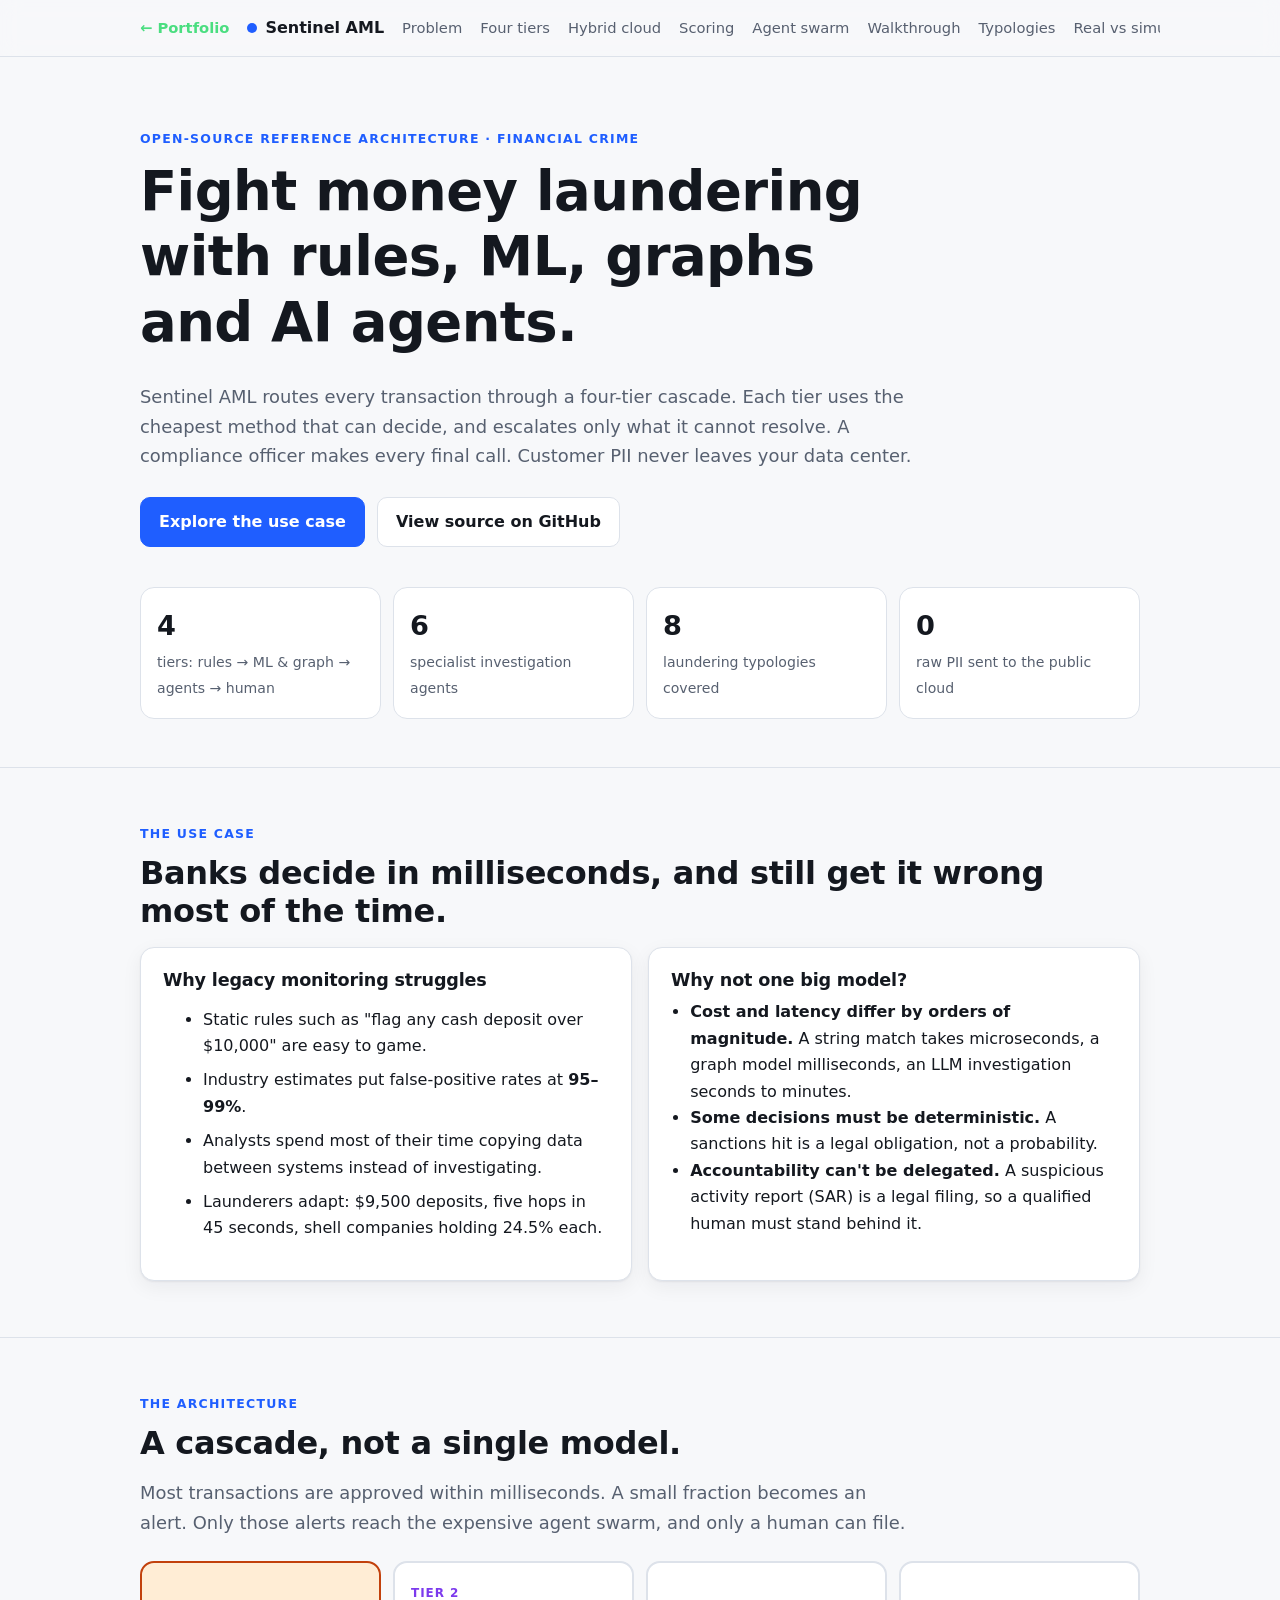
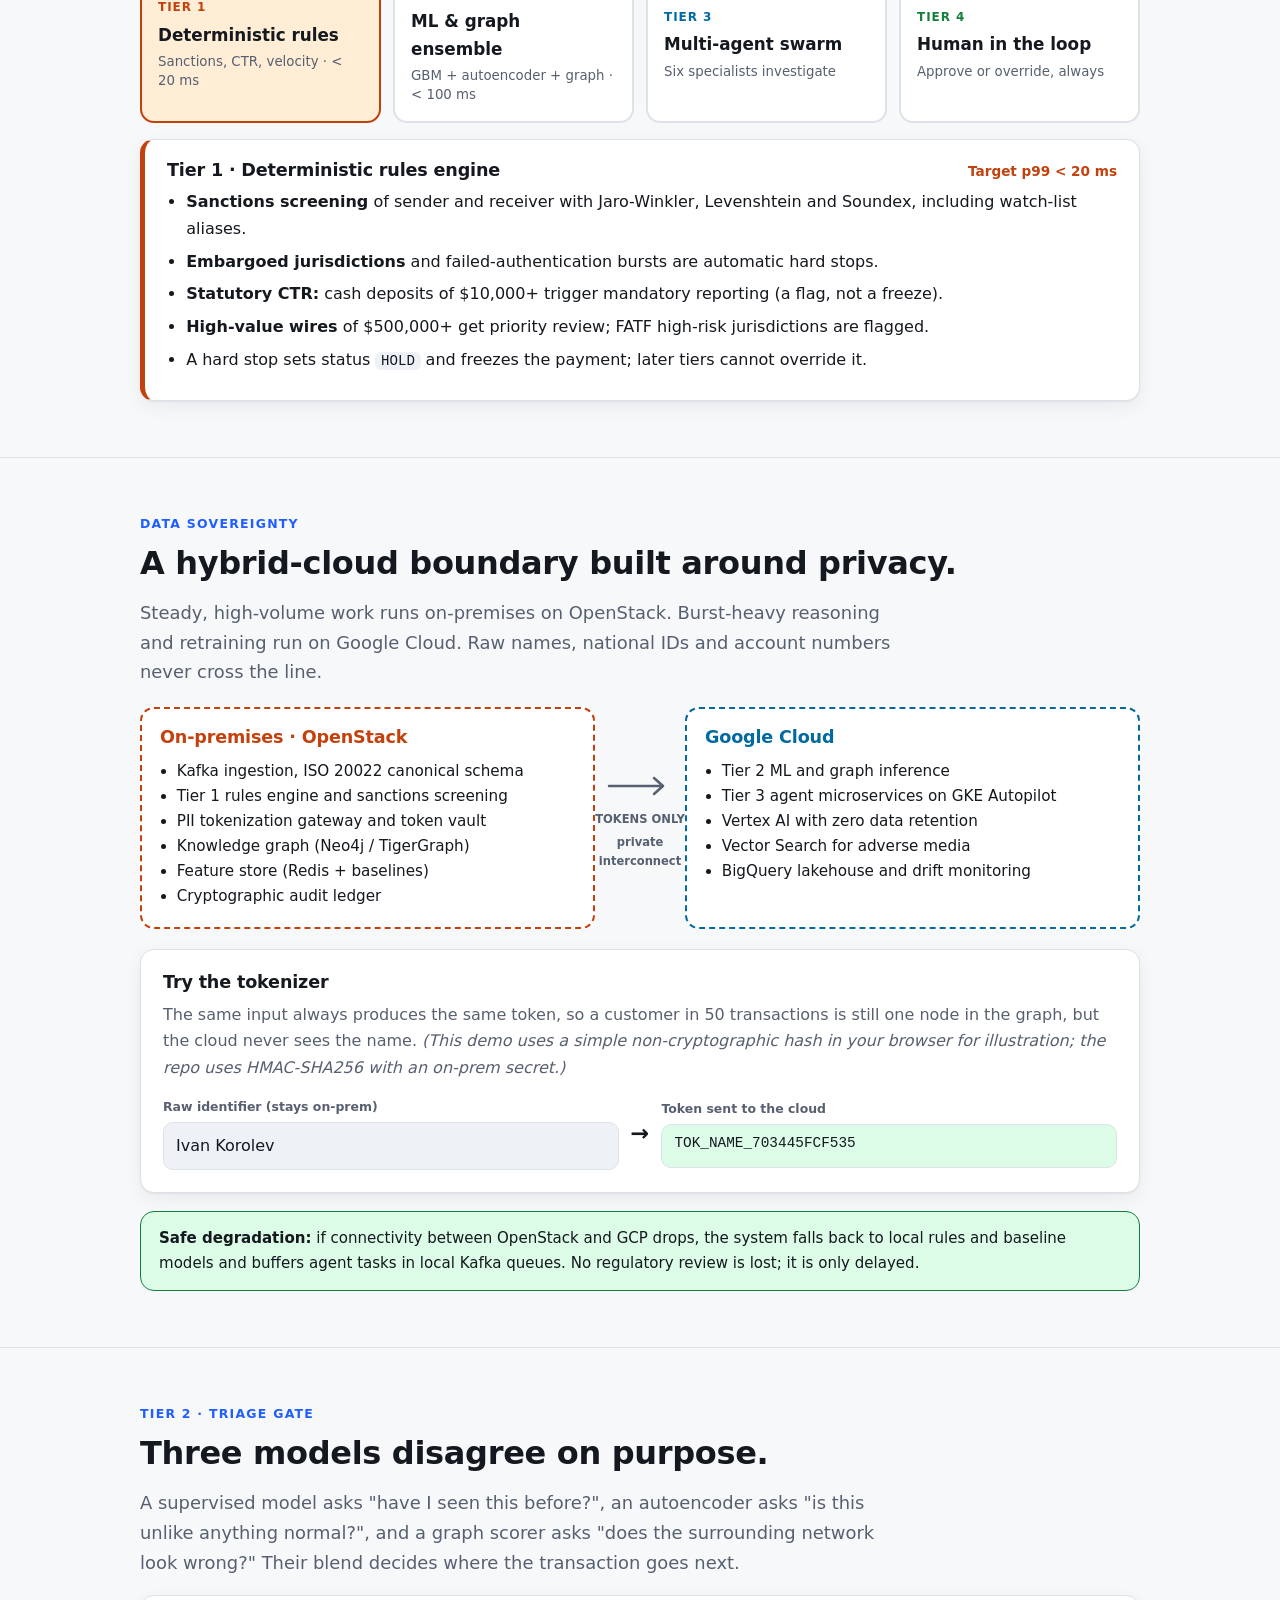
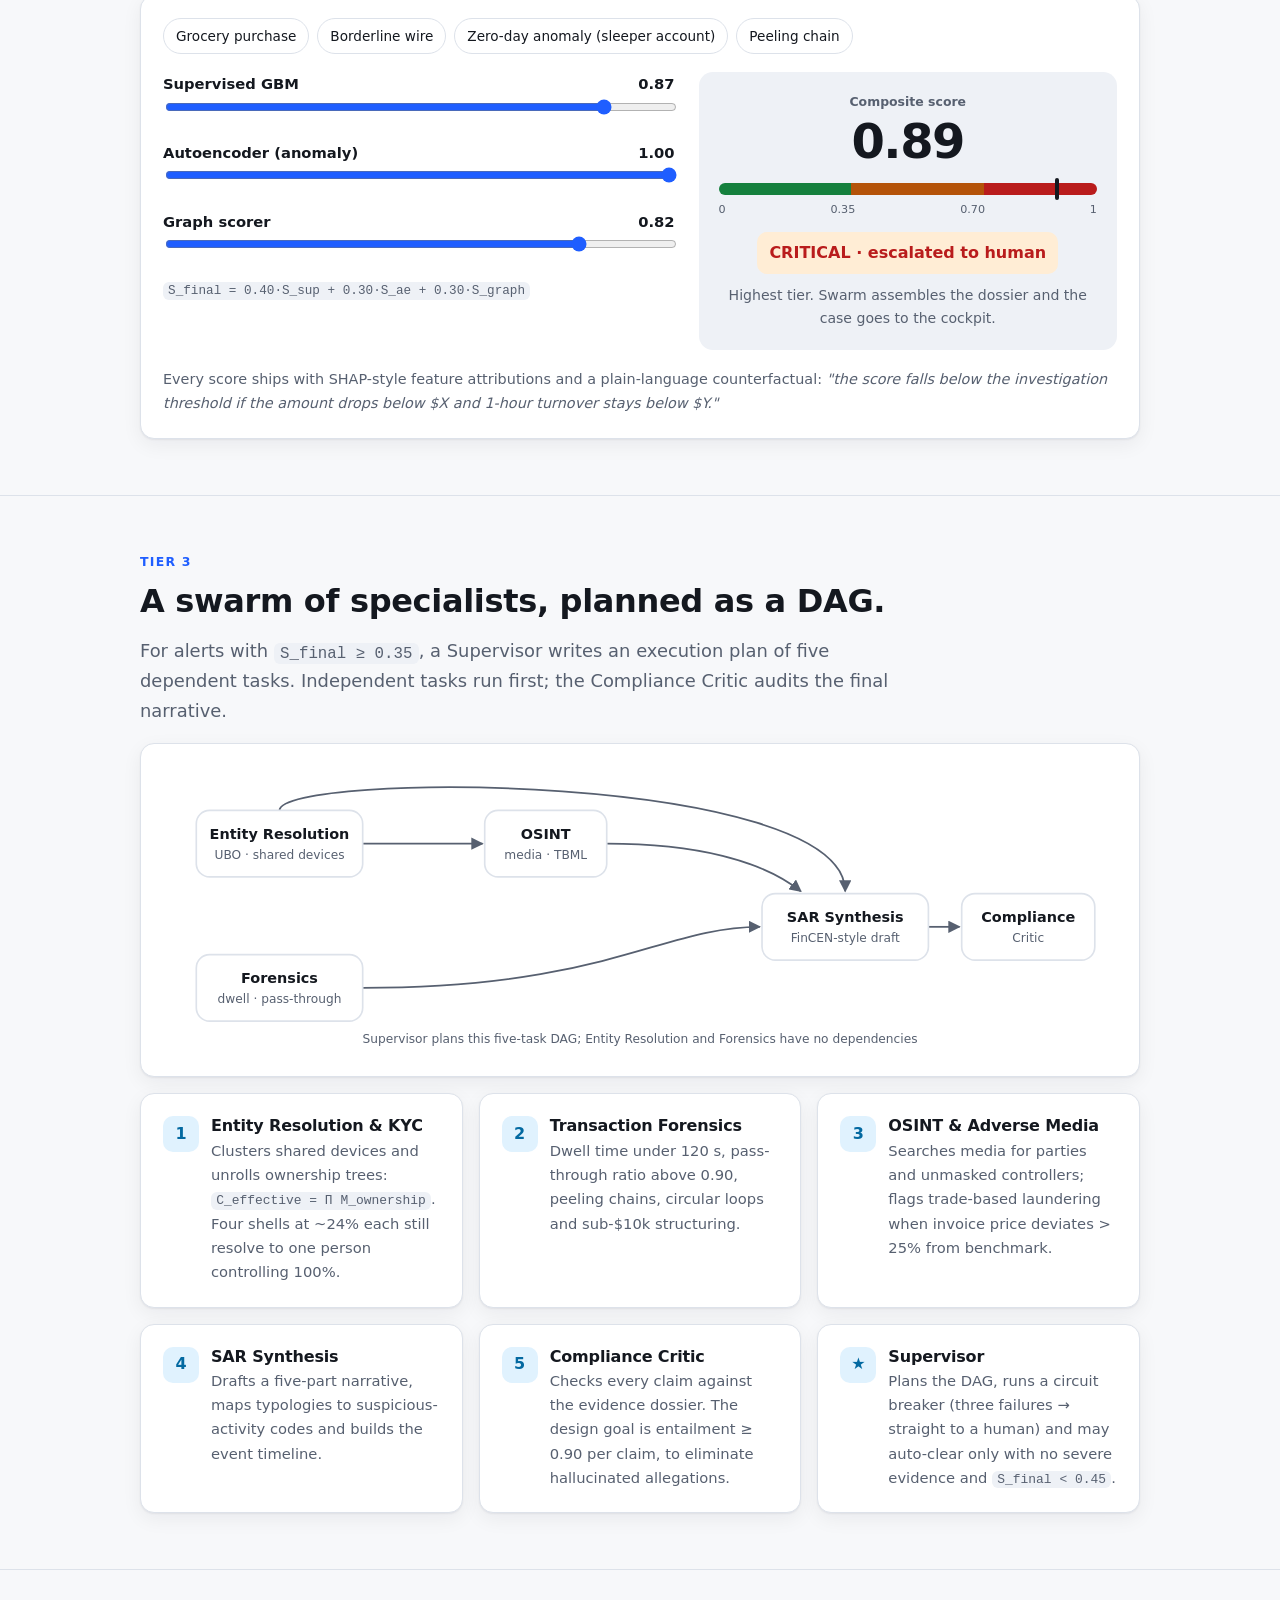
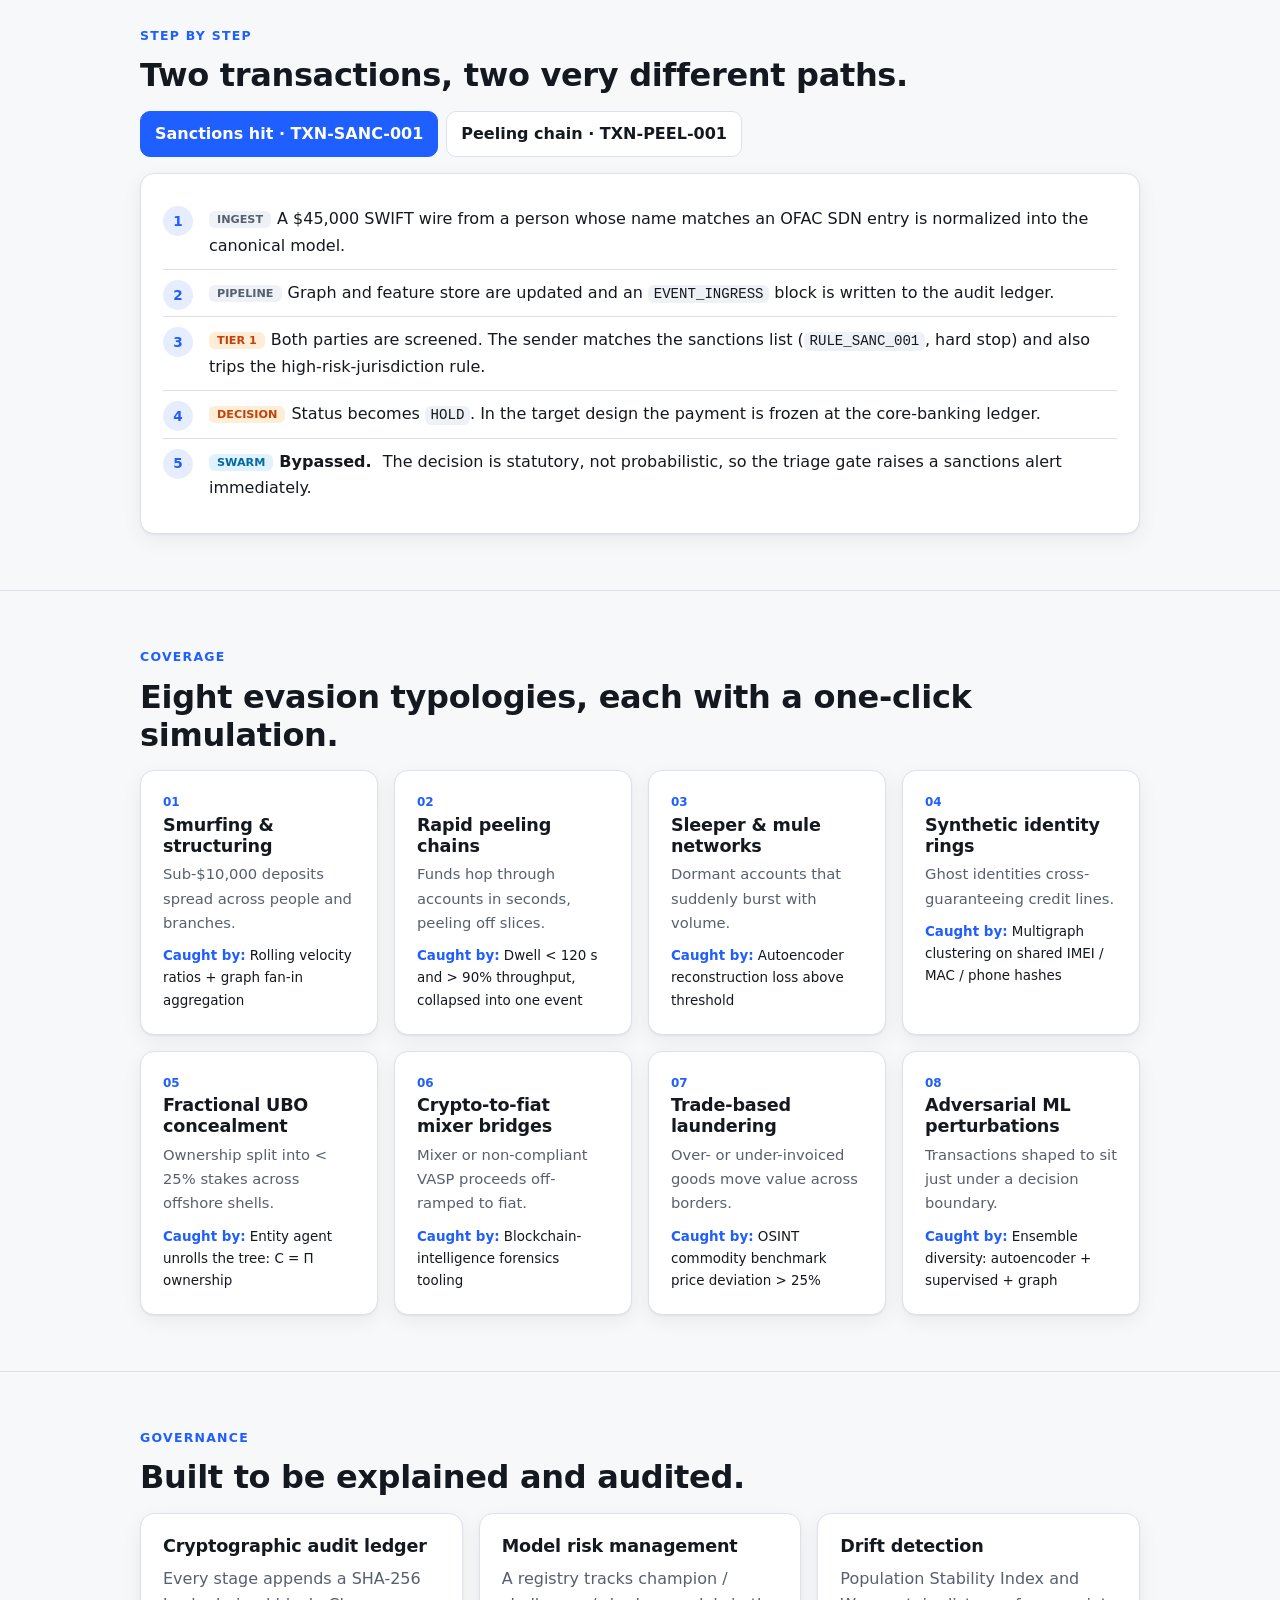
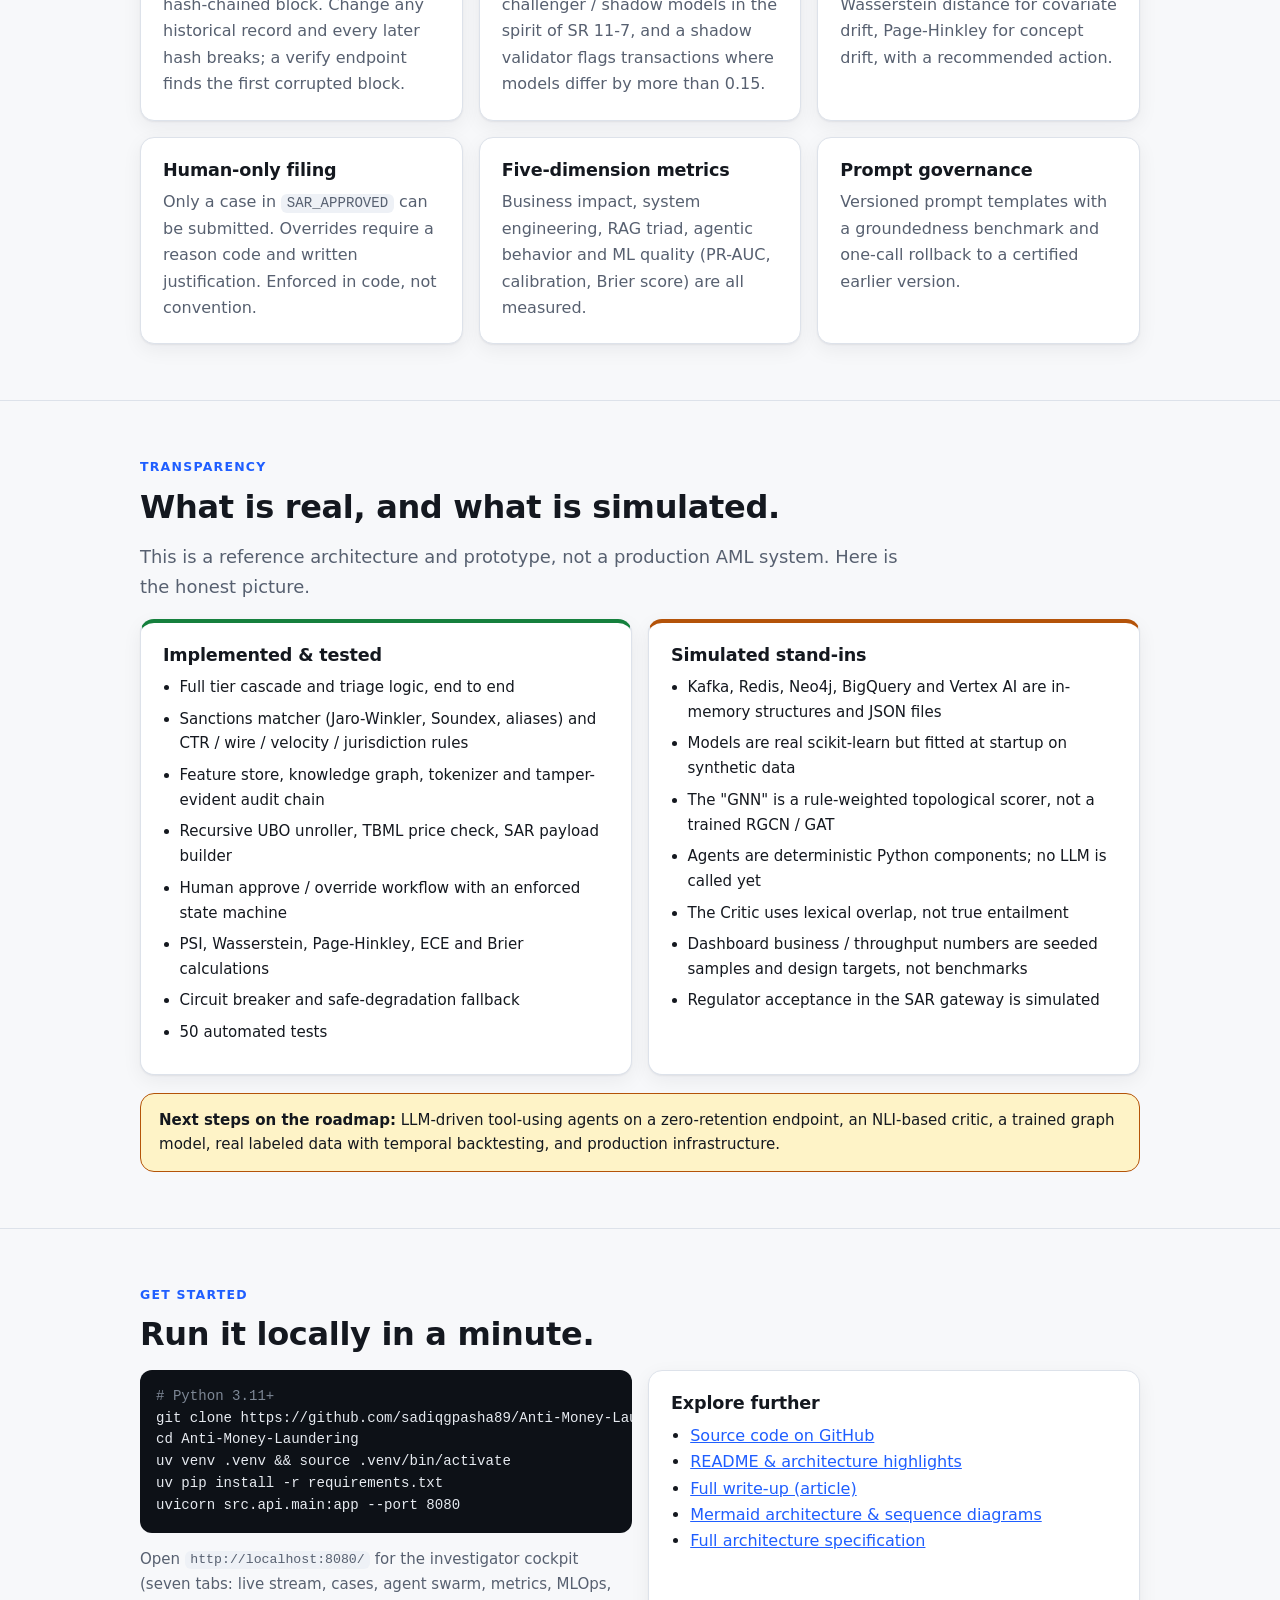
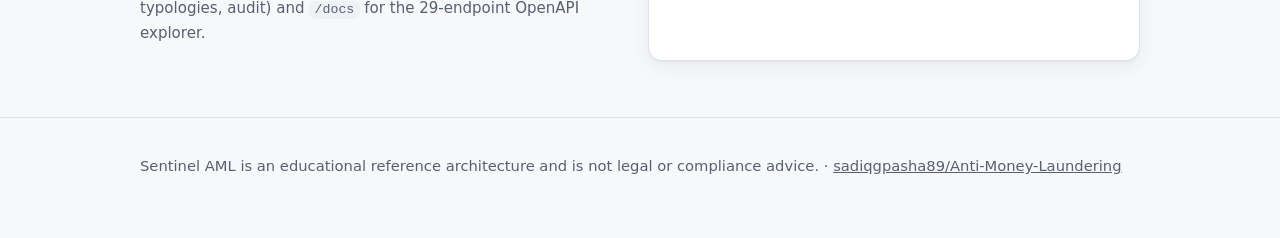
<file: docs/index.html>
<!doctype html>
<html lang="en">
<head>
<meta charset="utf-8">
<meta name="viewport" content="width=device-width, initial-scale=1">
<title>Sentinel AML – Hybrid Anti-Money-Laundering Architecture</title>
<meta name="description" content="Sentinel AML: a four-tier anti-money-laundering reference architecture combining a sub-20 ms rules engine, ML and graph scoring, a six-agent investigation swarm and human sign-off, with a hybrid-cloud design that keeps customer PII on-premises.">
<meta property="og:title" content="Sentinel AML – Hybrid Anti-Money-Laundering Architecture">
<meta property="og:description" content="Rules, ML, graphs and multi-agent investigators, with a human accountable at the end. Explore the use case.">
<meta property="og:type" content="website">
<style>
:root{
  --bg:#f7f8fa; --surface:#ffffff; --surface-2:#eef1f6; --text:#14181f; --muted:#576070;
  --line:#dde2ea; --accent:#1f5eff; --accent-ink:#ffffff; --accent-soft:#e6edff;
  --t1:#c2410c; --t2:#7c3aed; --t3:#0369a1; --t4:#15803d;
  --t1-soft:#ffedd5; --t2-soft:#ede9fe; --t3-soft:#e0f2fe; --t4-soft:#dcfce7;
  --warn:#b45309; --warn-soft:#fef3c7; --danger:#b91c1c;
  --radius:14px; --shadow:0 1px 2px rgba(20,24,31,.06),0 6px 20px rgba(20,24,31,.06);
}
@media (prefers-color-scheme:dark){
  :root{
    --bg:#0d1117; --surface:#161b22; --surface-2:#1e2530; --text:#e6eaf0; --muted:#97a1b0;
    --line:#2b3340; --accent:#6f9bff; --accent-ink:#0d1117; --accent-soft:#1a2a52;
    --t1:#fb923c; --t2:#a78bfa; --t3:#38bdf8; --t4:#4ade80;
    --t1-soft:#3a2312; --t2-soft:#2a2147; --t3-soft:#10303f; --t4-soft:#13321f;
    --warn:#fbbf24; --warn-soft:#3a2d0c; --danger:#f87171;
    --shadow:0 1px 2px rgba(0,0,0,.4),0 6px 20px rgba(0,0,0,.35);
  }
}
*{box-sizing:border-box}
html{scroll-behavior:smooth;scroll-padding-top:72px}
body{margin:0;background:var(--bg);color:var(--text);font:16px/1.65 system-ui,-apple-system,"Segoe UI",Roboto,Helvetica,Arial,sans-serif;-webkit-font-smoothing:antialiased}
a{color:var(--accent)}
code,kbd{font:.88em ui-monospace,SFMono-Regular,Menlo,Consolas,monospace;background:var(--surface-2);padding:.1em .4em;border-radius:6px}
.wrap{max-width:1040px;margin:0 auto;padding:0 20px}
h1,h2,h3{line-height:1.2;margin:0 0 .5em;letter-spacing:-.01em}
h2{font-size:clamp(1.5rem,3vw,2rem);margin-top:0}
h3{font-size:1.1rem}
p{margin:0 0 1em}
.eyebrow{font-size:.78rem;font-weight:700;letter-spacing:.1em;text-transform:uppercase;color:var(--accent);margin-bottom:.6rem}
.lead{font-size:1.12rem;color:var(--muted);max-width:68ch}

/* nav */
nav.top{position:sticky;top:0;z-index:20;background:color-mix(in srgb,var(--bg) 88%,transparent);backdrop-filter:blur(10px);border-bottom:1px solid var(--line)}
nav.top .wrap{display:flex;align-items:center;gap:18px;height:56px;overflow-x:auto;white-space:nowrap;scrollbar-width:none}
nav.top .brand{font-weight:800;color:var(--text);text-decoration:none;display:flex;align-items:center;gap:8px}
nav.top .brand i{width:10px;height:10px;border-radius:50%;background:var(--accent);display:inline-block}
nav.top a.l{color:var(--muted);text-decoration:none;font-size:.92rem}
nav.top a.l:hover{color:var(--text)}
nav.top .gh{margin-left:auto;background:var(--text);color:var(--bg);padding:6px 12px;border-radius:999px;font-size:.85rem;font-weight:600;text-decoration:none}

/* hero */
.hero{padding:72px 0 48px}
.hero h1{font-size:clamp(2rem,5.5vw,3.4rem);max-width:20ch}
.hero .lead{margin:1rem 0 1.6rem}
.btns{display:flex;gap:12px;flex-wrap:wrap}
.btn{display:inline-block;padding:11px 18px;border-radius:10px;font-weight:600;text-decoration:none;border:1px solid var(--line);background:var(--surface);color:var(--text)}
.btn.primary{background:var(--accent);color:var(--accent-ink);border-color:var(--accent)}
.stats{display:grid;grid-template-columns:repeat(auto-fit,minmax(160px,1fr));gap:12px;margin-top:40px}
.stat{background:var(--surface);border:1px solid var(--line);border-radius:var(--radius);padding:16px}
.stat b{display:block;font-size:1.7rem;letter-spacing:-.02em}
.stat span{color:var(--muted);font-size:.88rem}

section{padding:56px 0;border-top:1px solid var(--line)}
.card{background:var(--surface);border:1px solid var(--line);border-radius:var(--radius);padding:22px;box-shadow:var(--shadow)}
.grid{display:grid;gap:16px}
.g2{grid-template-columns:repeat(auto-fit,minmax(300px,1fr))}
.g3{grid-template-columns:repeat(auto-fit,minmax(250px,1fr))}
.g4{grid-template-columns:repeat(auto-fit,minmax(220px,1fr))}

/* problem */
.problem li{margin-bottom:.5em}
.pill{display:inline-block;font-size:.76rem;font-weight:700;padding:2px 10px;border-radius:999px;background:var(--accent-soft);color:var(--accent)}

/* cascade */
.cascade{display:grid;grid-template-columns:repeat(4,1fr);gap:12px;margin:24px 0 16px}
@media(max-width:820px){.cascade{grid-template-columns:1fr 1fr}}
@media(max-width:480px){.cascade{grid-template-columns:1fr}}
.tier{cursor:pointer;text-align:left;border:2px solid var(--line);background:var(--surface);border-radius:var(--radius);padding:16px;font:inherit;color:inherit;transition:transform .15s,border-color .15s}
.tier:hover{transform:translateY(-2px)}
.tier[aria-selected=true]{border-color:var(--c);background:var(--cs)}
.tier .n{font-size:.75rem;font-weight:800;letter-spacing:.08em;color:var(--c)}
.tier b{display:block;font-size:1.05rem;margin:2px 0 4px}
.tier small{color:var(--muted);display:block;line-height:1.4}
.tier.t1{--c:var(--t1);--cs:var(--t1-soft)}.tier.t2{--c:var(--t2);--cs:var(--t2-soft)}
.tier.t3{--c:var(--t3);--cs:var(--t3-soft)}.tier.t4{--c:var(--t4);--cs:var(--t4-soft)}
.panel{border-left:5px solid var(--c);padding:20px 22px}
.panel ul{margin:.3em 0 0;padding-left:1.2em}
.panel li{margin-bottom:.4em}
.sla{float:right;font-weight:700;font-size:.85rem;color:var(--c)}

/* boundary */
.boundary{display:grid;grid-template-columns:1fr 90px 1fr;gap:0;align-items:stretch;margin-top:20px}
@media(max-width:760px){.boundary{grid-template-columns:1fr}.bridge{padding:14px 0}.bridge svg{transform:rotate(90deg);margin:auto}}
.enclave{border:2px dashed var(--line);border-radius:var(--radius);padding:18px;background:var(--surface)}
.enclave.onprem{border-color:var(--t1)}.enclave.cloud{border-color:var(--t3)}
.enclave h3{margin-bottom:.6em}
.enclave ul{margin:0;padding-left:1.1em;font-size:.95rem}
.bridge{display:flex;flex-direction:column;align-items:center;justify-content:center;text-align:center;font-size:.72rem;font-weight:700;color:var(--muted);gap:4px}
.lock{font-weight:700}

.tokdemo{display:grid;grid-template-columns:1fr auto 1fr;gap:12px;align-items:center;margin-top:16px}
@media(max-width:640px){.tokdemo{grid-template-columns:1fr}.tokdemo .arrow{transform:rotate(90deg);justify-self:center}}
.tokdemo input{width:100%;padding:10px 12px;border-radius:10px;border:1px solid var(--line);background:var(--surface-2);color:var(--text);font:inherit}
.tokout{padding:10px 12px;border-radius:10px;border:1px solid var(--line);background:var(--t4-soft);font:.9rem ui-monospace,Menlo,Consolas,monospace;word-break:break-all;min-height:44px}
.label{font-size:.78rem;color:var(--muted);font-weight:600;margin-bottom:4px;display:block}

/* score calc */
.calc{display:grid;grid-template-columns:1.1fr .9fr;gap:24px}
@media(max-width:760px){.calc{grid-template-columns:1fr}}
.slider{margin-bottom:18px}
.slider .row{display:flex;justify-content:space-between;font-weight:600;font-size:.92rem}
.slider input{width:100%;accent-color:var(--accent)}
.result{background:var(--surface-2);border-radius:var(--radius);padding:20px;text-align:center}
.result .score{font-size:3rem;font-weight:800;letter-spacing:-.03em;line-height:1}
.result .route{margin-top:12px;font-weight:700;padding:8px 12px;border-radius:10px;display:inline-block}
.meter{height:12px;border-radius:99px;background:linear-gradient(90deg,var(--t4) 0 35%,var(--warn) 35% 70%,var(--danger) 70% 100%);position:relative;margin:18px 0 6px}
.meter i{position:absolute;top:-5px;width:4px;height:22px;background:var(--text);border-radius:2px;transform:translateX(-2px);transition:left .15s}
.ticks{display:flex;justify-content:space-between;font-size:.7rem;color:var(--muted)}
.presets{display:flex;gap:8px;flex-wrap:wrap;margin-bottom:18px}
.chip{border:1px solid var(--line);background:var(--surface);color:var(--text);border-radius:999px;padding:6px 12px;font:inherit;font-size:.85rem;cursor:pointer}
.chip:hover{border-color:var(--accent)}

/* DAG */
.dag{width:100%;height:auto;display:block}
.dag text{fill:var(--text);font:600 13px system-ui,sans-serif}
.dag .sub{font-weight:400;font-size:11px;fill:var(--muted)}
.dag rect{fill:var(--surface);stroke:var(--line);stroke-width:1.5}
.dag .e{stroke:var(--muted);stroke-width:1.6;fill:none}
.dag marker path{fill:var(--muted)}
.agent{display:flex;gap:12px}
.agent .ic{flex:none;width:36px;height:36px;border-radius:10px;background:var(--t3-soft);color:var(--t3);display:grid;place-items:center;font-weight:800}
.agent h3{margin:0 0 .2em;font-size:1rem}
.agent p{margin:0;color:var(--muted);font-size:.92rem}

/* walkthrough */
.tabs{display:flex;gap:8px;margin-bottom:16px;flex-wrap:wrap}
.tabs button{border:1px solid var(--line);background:var(--surface);color:var(--text);padding:9px 14px;border-radius:10px;font:inherit;font-weight:600;cursor:pointer}
.tabs button[aria-selected=true]{background:var(--accent);color:var(--accent-ink);border-color:var(--accent)}
.steps{list-style:none;margin:0;padding:0;counter-reset:s}
.steps li{counter-increment:s;position:relative;padding:10px 0 10px 46px;border-bottom:1px solid var(--line)}
.steps li:last-child{border-bottom:0}
.steps li::before{content:counter(s);position:absolute;left:0;top:10px;width:30px;height:30px;border-radius:50%;background:var(--accent-soft);color:var(--accent);display:grid;place-items:center;font-weight:700;font-size:.85rem}
.steps li b{display:inline-block;margin-right:6px}
.tag{font-size:.7rem;font-weight:800;padding:2px 8px;border-radius:6px;margin-right:6px;vertical-align:1px}
.tag.t1{background:var(--t1-soft);color:var(--t1)}.tag.t2{background:var(--t2-soft);color:var(--t2)}
.tag.t3{background:var(--t3-soft);color:var(--t3)}.tag.t4{background:var(--t4-soft);color:var(--t4)}
.tag.p{background:var(--surface-2);color:var(--muted)}

/* typologies */
.typ{cursor:default}
.typ .num{font-size:.75rem;font-weight:800;color:var(--accent)}
.typ h3{margin:.1em 0 .3em}
.typ p{color:var(--muted);font-size:.92rem;margin:0}
.typ .catch{margin-top:10px;font-size:.84rem;color:var(--text)}
.typ .catch b{color:var(--accent)}

/* honesty */
.cols{display:grid;grid-template-columns:1fr 1fr;gap:16px}
@media(max-width:760px){.cols{grid-template-columns:1fr}}
.real{border-top:4px solid var(--t4)}.sim{border-top:4px solid var(--warn)}
.cols ul{padding-left:1.1em;margin:.4em 0 0;font-size:.94rem}
.cols li{margin-bottom:.45em}
.notice{background:var(--warn-soft);border:1px solid var(--warn);color:var(--text);border-radius:var(--radius);padding:14px 18px;margin-top:18px;font-size:.94rem}

pre{background:#0d1117;color:#e6eaf0;padding:16px;border-radius:12px;overflow-x:auto;font-size:.88rem;line-height:1.55;margin:0 0 1em}
pre .c{color:#7d8795}
footer{border-top:1px solid var(--line);padding:36px 0 60px;color:var(--muted);font-size:.92rem}
footer a{color:var(--muted)}
.sr{position:absolute;left:-9999px}
@media(prefers-reduced-motion:reduce){*{transition:none!important;scroll-behavior:auto!important}}
</style>
</head>
<body>

<nav class="top" aria-label="Page sections">
  <div class="wrap">
    <a class="l" href="https://sadiqgpasha89.github.io/" title="Return to Sadiq G Pasha Portfolio" style="font-weight:700; color:#4ade80;">← Portfolio</a>
    <a class="brand" href="#top"><i></i>Sentinel AML</a>
    <a class="l" href="#problem">Problem</a>
    <a class="l" href="#cascade">Four tiers</a>
    <a class="l" href="#hybrid">Hybrid cloud</a>
    <a class="l" href="#scoring">Scoring</a>
    <a class="l" href="#swarm">Agent swarm</a>
    <a class="l" href="#walkthrough">Walkthrough</a>
    <a class="l" href="#typologies">Typologies</a>
    <a class="l" href="#honesty">Real vs simulated</a>
    <a class="l" href="#run">Run it</a>
    <a class="gh" href="https://github.com/sadiqgpasha89/Anti-Money-Laundering">GitHub</a>
  </div>
</nav>

<header class="hero" id="top">
  <div class="wrap">
    <div class="eyebrow">Open-source reference architecture · Financial crime</div>
    <h1>Fight money laundering with rules, ML, graphs and AI agents.</h1>
    <p class="lead">Sentinel AML routes every transaction through a four-tier cascade. Each tier uses the cheapest method that can decide, and escalates only what it cannot resolve. A compliance officer makes every final call. Customer PII never leaves your data center.</p>
    <div class="btns">
      <a class="btn primary" href="#cascade">Explore the use case</a>
      <a class="btn" href="https://github.com/sadiqgpasha89/Anti-Money-Laundering">View source on GitHub</a>
    </div>
    <div class="stats">
      <div class="stat"><b>4</b><span>tiers: rules → ML &amp; graph → agents → human</span></div>
      <div class="stat"><b>6</b><span>specialist investigation agents</span></div>
      <div class="stat"><b>8</b><span>laundering typologies covered</span></div>
      <div class="stat"><b>0</b><span>raw PII sent to the public cloud</span></div>
    </div>
  </div>
</header>

<section id="problem">
  <div class="wrap">
    <div class="eyebrow">The use case</div>
    <h2>Banks decide in milliseconds, and still get it wrong most of the time.</h2>
    <div class="grid g2">
      <div class="card problem">
        <h3>Why legacy monitoring struggles</h3>
        <ul>
          <li>Static rules such as "flag any cash deposit over $10,000" are easy to game.</li>
          <li>Industry estimates put false-positive rates at <b>95–99%</b>.</li>
          <li>Analysts spend most of their time copying data between systems instead of investigating.</li>
          <li>Launderers adapt: $9,500 deposits, five hops in 45 seconds, shell companies holding 24.5% each.</li>
        </ul>
      </div>
      <div class="card">
        <h3>Why not one big model?</h3>
        <ul style="padding-left:1.2em;margin:0">
          <li><b>Cost and latency differ by orders of magnitude.</b> A string match takes microseconds, a graph model milliseconds, an LLM investigation seconds to minutes.</li>
          <li><b>Some decisions must be deterministic.</b> A sanctions hit is a legal obligation, not a probability.</li>
          <li><b>Accountability can't be delegated.</b> A suspicious activity report (SAR) is a legal filing, so a qualified human must stand behind it.</li>
        </ul>
      </div>
    </div>
  </div>
</section>

<section id="cascade">
  <div class="wrap">
    <div class="eyebrow">The architecture</div>
    <h2>A cascade, not a single model.</h2>
    <p class="lead">Most transactions are approved within milliseconds. A small fraction becomes an alert. Only those alerts reach the expensive agent swarm, and only a human can file.</p>

    <div class="cascade" role="tablist" aria-label="Defense tiers">
      <button class="tier t1" role="tab" aria-selected="true" data-tier="0"><span class="n">TIER 1</span><b>Deterministic rules</b><small>Sanctions, CTR, velocity · &lt; 20 ms</small></button>
      <button class="tier t2" role="tab" aria-selected="false" data-tier="1"><span class="n">TIER 2</span><b>ML &amp; graph ensemble</b><small>GBM + autoencoder + graph · &lt; 100 ms</small></button>
      <button class="tier t3" role="tab" aria-selected="false" data-tier="2"><span class="n">TIER 3</span><b>Multi-agent swarm</b><small>Six specialists investigate</small></button>
      <button class="tier t4" role="tab" aria-selected="false" data-tier="3"><span class="n">TIER 4</span><b>Human in the loop</b><small>Approve or override, always</small></button>
    </div>
    <div class="card panel" id="tierPanel" role="tabpanel" aria-live="polite"></div>
  </div>
</section>

<section id="hybrid">
  <div class="wrap">
    <div class="eyebrow">Data sovereignty</div>
    <h2>A hybrid-cloud boundary built around privacy.</h2>
    <p class="lead">Steady, high-volume work runs on-premises on OpenStack. Burst-heavy reasoning and retraining run on Google Cloud. Raw names, national IDs and account numbers never cross the line.</p>

    <div class="boundary">
      <div class="enclave onprem">
        <h3 style="color:var(--t1)">On-premises · OpenStack</h3>
        <ul>
          <li>Kafka ingestion, ISO 20022 canonical schema</li>
          <li>Tier 1 rules engine and sanctions screening</li>
          <li>PII tokenization gateway and token vault</li>
          <li>Knowledge graph (Neo4j / TigerGraph)</li>
          <li>Feature store (Redis + baselines)</li>
          <li>Cryptographic audit ledger</li>
        </ul>
      </div>
      <div class="bridge" aria-hidden="true">
        <svg width="70" height="40" viewBox="0 0 70 40"><path d="M4 20h54m0 0-9-8m9 8-9 8" fill="none" stroke="currentColor" stroke-width="2.5" stroke-linecap="round" stroke-linejoin="round"/></svg>
        <span class="lock">TOKENS ONLY</span>
        <span>private interconnect</span>
      </div>
      <div class="enclave cloud">
        <h3 style="color:var(--t3)">Google Cloud</h3>
        <ul>
          <li>Tier 2 ML and graph inference</li>
          <li>Tier 3 agent microservices on GKE Autopilot</li>
          <li>Vertex AI with zero data retention</li>
          <li>Vector Search for adverse media</li>
          <li>BigQuery lakehouse and drift monitoring</li>
        </ul>
      </div>
    </div>

    <div class="card" style="margin-top:20px">
      <h3>Try the tokenizer</h3>
      <p style="color:var(--muted);margin-bottom:6px">The same input always produces the same token, so a customer in 50 transactions is still one node in the graph, but the cloud never sees the name. <i>(This demo uses a simple non-cryptographic hash in your browser for illustration; the repo uses HMAC-SHA256 with an on-prem secret.)</i></p>
      <div class="tokdemo">
        <div><label class="label" for="pii">Raw identifier (stays on-prem)</label><input id="pii" value="Ivan Korolev" autocomplete="off"></div>
        <div class="arrow" aria-hidden="true" style="font-weight:800;font-size:1.4rem">→</div>
        <div><span class="label">Token sent to the cloud</span><div class="tokout" id="tok" aria-live="polite"></div></div>
      </div>
    </div>

    <div class="notice" style="background:var(--t4-soft);border-color:var(--t4)">
      <b>Safe degradation:</b> if connectivity between OpenStack and GCP drops, the system falls back to local rules and baseline models and buffers agent tasks in local Kafka queues. No regulatory review is lost; it is only delayed.
    </div>
  </div>
</section>

<section id="scoring">
  <div class="wrap">
    <div class="eyebrow">Tier 2 · Triage gate</div>
    <h2>Three models disagree on purpose.</h2>
    <p class="lead">A supervised model asks "have I seen this before?", an autoencoder asks "is this unlike anything normal?", and a graph scorer asks "does the surrounding network look wrong?" Their blend decides where the transaction goes next.</p>

    <div class="card">
      <div class="presets" aria-label="Example scenarios">
        <button class="chip" data-p="0.05,0.10,0.05">Grocery purchase</button>
        <button class="chip" data-p="0.55,0.40,0.20">Borderline wire</button>
        <button class="chip" data-p="0.50,1.00,0.05">Zero-day anomaly (sleeper account)</button>
        <button class="chip" data-p="0.87,1.00,0.82">Peeling chain</button>
      </div>
      <div class="calc">
        <div>
          <div class="slider"><div class="row"><label for="s1">Supervised GBM</label><span id="v1"></span></div><input id="s1" type="range" min="0" max="1" step="0.01" value="0.87"></div>
          <div class="slider"><div class="row"><label for="s2">Autoencoder (anomaly)</label><span id="v2"></span></div><input id="s2" type="range" min="0" max="1" step="0.01" value="1"></div>
          <div class="slider"><div class="row"><label for="s3">Graph scorer</label><span id="v3"></span></div><input id="s3" type="range" min="0" max="1" step="0.01" value="0.82"></div>
          <p style="color:var(--muted);font-size:.9rem;margin:0"><code>S_final = 0.40·S_sup + 0.30·S_ae + 0.30·S_graph</code></p>
        </div>
        <div class="result">
          <div class="label">Composite score</div>
          <div class="score" id="final">0.89</div>
          <div class="meter"><i id="needle"></i></div>
          <div class="ticks"><span>0</span><span>0.35</span><span>0.70</span><span>1</span></div>
          <div class="route" id="route"></div>
          <p id="routeNote" style="color:var(--muted);font-size:.88rem;margin:10px 0 0"></p>
        </div>
      </div>
      <p style="color:var(--muted);font-size:.9rem;margin:18px 0 0">Every score ships with SHAP-style feature attributions and a plain-language counterfactual: <i>"the score falls below the investigation threshold if the amount drops below $X and 1-hour turnover stays below $Y."</i></p>
    </div>
  </div>
</section>

<section id="swarm">
  <div class="wrap">
    <div class="eyebrow">Tier 3</div>
    <h2>A swarm of specialists, planned as a DAG.</h2>
    <p class="lead">For alerts with <code>S_final ≥ 0.35</code>, a Supervisor writes an execution plan of five dependent tasks. Independent tasks run first; the Compliance Critic audits the final narrative.</p>

    <div class="card" style="margin-bottom:16px">
      <svg class="dag" viewBox="0 -10 860 260" role="img" aria-label="Task graph: Entity Resolution and Forensics run first; OSINT depends on Entity Resolution; SAR Synthesis depends on all three; Compliance Critic audits SAR Synthesis.">
        <defs><marker id="ah" viewBox="0 0 10 10" refX="9" refY="5" markerWidth="7" markerHeight="7" orient="auto"><path d="M0 0 10 5 0 10z"/></marker></defs>
        <path class="e" d="M180 60 L288 60" marker-end="url(#ah)"/>
        <path class="e" d="M400 60 C480 60 540 75 575 103" marker-end="url(#ah)"/>
        <path class="e" d="M105 30 C105 -5 615 -5 615 103" marker-end="url(#ah)"/>
        <path class="e" d="M180 190 C400 190 450 135 538 135" marker-end="url(#ah)"/>
        <path class="e" d="M690 135 L718 135" marker-end="url(#ah)"/>
        <rect x="30" y="30" width="150" height="60" rx="12"/><text x="105" y="56" text-anchor="middle">Entity Resolution</text><text class="sub" x="105" y="74" text-anchor="middle">UBO · shared devices</text>
        <rect x="290" y="30" width="110" height="60" rx="12"/><text x="345" y="56" text-anchor="middle">OSINT</text><text class="sub" x="345" y="74" text-anchor="middle">media · TBML</text>
        <rect x="30" y="160" width="150" height="60" rx="12"/><text x="105" y="186" text-anchor="middle">Forensics</text><text class="sub" x="105" y="204" text-anchor="middle">dwell · pass-through</text>
        <rect x="540" y="105" width="150" height="60" rx="12"/><text x="615" y="131" text-anchor="middle">SAR Synthesis</text><text class="sub" x="615" y="149" text-anchor="middle">FinCEN-style draft</text>
        <rect x="720" y="105" width="120" height="60" rx="12"/><text x="780" y="131" text-anchor="middle">Compliance</text><text class="sub" x="780" y="149" text-anchor="middle">Critic</text>
        <text class="sub" x="430" y="240" text-anchor="middle">Supervisor plans this five-task DAG; Entity Resolution and Forensics have no dependencies</text>
      </svg>
    </div>

    <div class="grid g3">
      <div class="card agent"><div class="ic">1</div><div><h3>Entity Resolution &amp; KYC</h3><p>Clusters shared devices and unrolls ownership trees: <code>C_effective = Π M_ownership</code>. Four shells at ~24% each still resolve to one person controlling 100%.</p></div></div>
      <div class="card agent"><div class="ic">2</div><div><h3>Transaction Forensics</h3><p>Dwell time under 120 s, pass-through ratio above 0.90, peeling chains, circular loops and sub-$10k structuring.</p></div></div>
      <div class="card agent"><div class="ic">3</div><div><h3>OSINT &amp; Adverse Media</h3><p>Searches media for parties and unmasked controllers; flags trade-based laundering when invoice price deviates &gt; 25% from benchmark.</p></div></div>
      <div class="card agent"><div class="ic">4</div><div><h3>SAR Synthesis</h3><p>Drafts a five-part narrative, maps typologies to suspicious-activity codes and builds the event timeline.</p></div></div>
      <div class="card agent"><div class="ic">5</div><div><h3>Compliance Critic</h3><p>Checks every claim against the evidence dossier. The design goal is entailment ≥ 0.90 per claim, to eliminate hallucinated allegations.</p></div></div>
      <div class="card agent"><div class="ic">★</div><div><h3>Supervisor</h3><p>Plans the DAG, runs a circuit breaker (three failures → straight to a human) and may auto-clear only with no severe evidence and <code>S_final &lt; 0.45</code>.</p></div></div>
    </div>
  </div>
</section>

<section id="walkthrough">
  <div class="wrap">
    <div class="eyebrow">Step by step</div>
    <h2>Two transactions, two very different paths.</h2>
    <div class="tabs" role="tablist" aria-label="Walkthrough scenarios">
      <button role="tab" aria-selected="true" data-w="0">Sanctions hit · TXN-SANC-001</button>
      <button role="tab" aria-selected="false" data-w="1">Peeling chain · TXN-PEEL-001</button>
    </div>
    <div class="card"><ol class="steps" id="steps" aria-live="polite"></ol></div>
  </div>
</section>

<section id="typologies">
  <div class="wrap">
    <div class="eyebrow">Coverage</div>
    <h2>Eight evasion typologies, each with a one-click simulation.</h2>
    <div class="grid g4" id="typGrid"></div>
  </div>
</section>

<section id="governance">
  <div class="wrap">
    <div class="eyebrow">Governance</div>
    <h2>Built to be explained and audited.</h2>
    <div class="grid g3">
      <div class="card"><h3>Cryptographic audit ledger</h3><p style="color:var(--muted);margin:0">Every stage appends a SHA-256 hash-chained block. Change any historical record and every later hash breaks; a verify endpoint finds the first corrupted block.</p></div>
      <div class="card"><h3>Model risk management</h3><p style="color:var(--muted);margin:0">A registry tracks champion / challenger / shadow models in the spirit of SR 11-7, and a shadow validator flags transactions where models differ by more than 0.15.</p></div>
      <div class="card"><h3>Drift detection</h3><p style="color:var(--muted);margin:0">Population Stability Index and Wasserstein distance for covariate drift, Page-Hinkley for concept drift, with a recommended action.</p></div>
      <div class="card"><h3>Human-only filing</h3><p style="color:var(--muted);margin:0">Only a case in <code>SAR_APPROVED</code> can be submitted. Overrides require a reason code and written justification. Enforced in code, not convention.</p></div>
      <div class="card"><h3>Five-dimension metrics</h3><p style="color:var(--muted);margin:0">Business impact, system engineering, RAG triad, agentic behavior and ML quality (PR-AUC, calibration, Brier score) are all measured.</p></div>
      <div class="card"><h3>Prompt governance</h3><p style="color:var(--muted);margin:0">Versioned prompt templates with a groundedness benchmark and one-call rollback to a certified earlier version.</p></div>
    </div>
  </div>
</section>

<section id="honesty">
  <div class="wrap">
    <div class="eyebrow">Transparency</div>
    <h2>What is real, and what is simulated.</h2>
    <p class="lead">This is a reference architecture and prototype, not a production AML system. Here is the honest picture.</p>
    <div class="cols">
      <div class="card real">
        <h3>Implemented &amp; tested</h3>
        <ul>
          <li>Full tier cascade and triage logic, end to end</li>
          <li>Sanctions matcher (Jaro-Winkler, Soundex, aliases) and CTR / wire / velocity / jurisdiction rules</li>
          <li>Feature store, knowledge graph, tokenizer and tamper-evident audit chain</li>
          <li>Recursive UBO unroller, TBML price check, SAR payload builder</li>
          <li>Human approve / override workflow with an enforced state machine</li>
          <li>PSI, Wasserstein, Page-Hinkley, ECE and Brier calculations</li>
          <li>Circuit breaker and safe-degradation fallback</li>
          <li>50 automated tests</li>
        </ul>
      </div>
      <div class="card sim">
        <h3>Simulated stand-ins</h3>
        <ul>
          <li>Kafka, Redis, Neo4j, BigQuery and Vertex AI are in-memory structures and JSON files</li>
          <li>Models are real scikit-learn but fitted at startup on synthetic data</li>
          <li>The "GNN" is a rule-weighted topological scorer, not a trained RGCN / GAT</li>
          <li>Agents are deterministic Python components; no LLM is called yet</li>
          <li>The Critic uses lexical overlap, not true entailment</li>
          <li>Dashboard business / throughput numbers are seeded samples and design targets, not benchmarks</li>
          <li>Regulator acceptance in the SAR gateway is simulated</li>
        </ul>
      </div>
    </div>
    <div class="notice"><b>Next steps on the roadmap:</b> LLM-driven tool-using agents on a zero-retention endpoint, an NLI-based critic, a trained graph model, real labeled data with temporal backtesting, and production infrastructure.</div>
  </div>
</section>

<section id="run">
  <div class="wrap">
    <div class="eyebrow">Get started</div>
    <h2>Run it locally in a minute.</h2>
    <div class="grid g2">
      <div>
<pre><span class="c"># Python 3.11+</span>
git clone https://github.com/sadiqgpasha89/Anti-Money-Laundering.git
cd Anti-Money-Laundering
uv venv .venv &amp;&amp; source .venv/bin/activate
uv pip install -r requirements.txt
uvicorn src.api.main:app --port 8080</pre>
        <p style="color:var(--muted);font-size:.94rem">Open <code>http://localhost:8080/</code> for the investigator cockpit (seven tabs: live stream, cases, agent swarm, metrics, MLOps, typologies, audit) and <code>/docs</code> for the 29-endpoint OpenAPI explorer.</p>
      </div>
      <div class="card">
        <h3>Explore further</h3>
        <ul style="padding-left:1.2em;margin:0">
          <li><a href="https://github.com/sadiqgpasha89/Anti-Money-Laundering">Source code on GitHub</a></li>
          <li><a href="https://github.com/sadiqgpasha89/Anti-Money-Laundering/blob/main/README.md">README &amp; architecture highlights</a></li>
          <li><a href="https://github.com/sadiqgpasha89/Anti-Money-Laundering/blob/main/medium-article-aml.md">Full write-up (article)</a></li>
          <li><a href="https://github.com/sadiqgpasha89/Anti-Money-Laundering/blob/main/aml-diagrams.md">Mermaid architecture &amp; sequence diagrams</a></li>
          <li><a href="https://github.com/sadiqgpasha89/Anti-Money-Laundering/blob/main/anti_money_laundering_aml_hybrid_architecture_specification.md">Full architecture specification</a></li>
        </ul>
      </div>
    </div>
  </div>
</section>

<footer>
  <div class="wrap">
    Sentinel AML is an educational reference architecture and is not legal or compliance advice.
    · <a href="https://github.com/sadiqgpasha89/Anti-Money-Laundering">sadiqgpasha89/Anti-Money-Laundering</a>
  </div>
</footer>

<script>
(function(){
  // ---- Tier panels
  var tiers=[
    {c:'t1',sla:'Target p99 &lt; 20 ms',title:'Tier 1 · Deterministic rules engine',items:[
      '<b>Sanctions screening</b> of sender and receiver with Jaro-Winkler, Levenshtein and Soundex, including watch-list aliases.',
      '<b>Embargoed jurisdictions</b> and failed-authentication bursts are automatic hard stops.',
      '<b>Statutory CTR:</b> cash deposits of $10,000+ trigger mandatory reporting (a flag, not a freeze).',
      '<b>High-value wires</b> of $500,000+ get priority review; FATF high-risk jurisdictions are flagged.',
      'A hard stop sets status <code>HOLD</code> and freezes the payment; later tiers cannot override it.']},
    {c:'t2',sla:'Target p99 &lt; 100 ms',title:'Tier 2 · ML &amp; graph inference',items:[
      '<b>Supervised gradient boosting</b> recognizes known laundering patterns.',
      '<b>Autoencoder</b> trained on normal behavior catches zero-day patterns and sleeper accounts.',
      '<b>Graph scorer</b> looks at shared-device rings, circular flows, peeling chains, fan-in / fan-out hubs and PageRank.',
      'Blended into a calibrated <code>S_final</code>; below 0.35 the transaction is approved with no alert.',
      'Every score comes with SHAP-style attributions and a counterfactual explanation.']},
    {c:'t3',sla:'Alerts with S_final ≥ 0.35',title:'Tier 3 · Multi-agent investigation swarm',items:[
      'A <b>Supervisor</b> plans a five-task DAG; Entity Resolution and Forensics run first, then OSINT, SAR synthesis and the Critic.',
      'Agents unroll hidden ownership, trace fund flows, check adverse media and draft a FinCEN-style SAR narrative.',
      'The <b>Compliance Critic</b> checks each claim against evidence to prevent hallucinated allegations.',
      'A <b>circuit breaker</b> routes straight to a human after three agent failures, so a broken agent can slow things down but never silently drop a case.']},
    {c:'t4',sla:'Every escalation',title:'Tier 4 · Human-in-the-loop cockpit',items:[
      'Analysts see the evidence dossier, graph topology, counterfactual and draft SAR in one place.',
      '<b>Approve</b> (optionally editing the narrative) or <b>override</b> with a mandatory reason code and justification.',
      'Only an approved case can be submitted; the gateway returns a SHA-256 filing receipt.',
      'The system may clear obvious false positives with an auditable rationale, but <b>it can never file a SAR without human approval</b>.']}
  ];
  var tabs=document.querySelectorAll('.tier'),panel=document.getElementById('tierPanel');
  function showTier(i){
    var t=tiers[i];
    tabs.forEach(function(b,k){b.setAttribute('aria-selected',k===i)});
    panel.style.setProperty('--c','var(--'+t.c+')');
    panel.innerHTML='<span class="sla">'+t.sla+'</span><h3>'+t.title+'</h3><ul>'+t.items.map(function(x){return '<li>'+x+'</li>'}).join('')+'</ul>';
  }
  tabs.forEach(function(b){b.addEventListener('click',function(){showTier(+b.dataset.tier)})});
  showTier(0);

  // ---- Tokenizer demo (illustrative hash only)
  var pii=document.getElementById('pii'),tok=document.getElementById('tok');
  function h(str){var a=0x811c9dc5,b=0x1b873593;for(var i=0;i<str.length;i++){a^=str.charCodeAt(i);a=Math.imul(a,16777619);b=Math.imul(b^a,2246822519)}
    return ((a>>>0).toString(16).padStart(8,'0')+(b>>>0).toString(16).padStart(8,'0')).slice(0,12).toUpperCase()}
  function upd(){var v=pii.value.trim().toLowerCase().replace(/\s+/g,' ');tok.textContent=v?'TOK_NAME_'+h('name:'+v):'—'}
  pii.addEventListener('input',upd);upd();

  // ---- Score calculator
  var s=[1,2,3].map(function(n){return document.getElementById('s'+n)});
  function calc(){
    var v=s.map(function(x){return +x.value});
    [1,2,3].forEach(function(n,i){document.getElementById('v'+n).textContent=v[i].toFixed(2)});
    var f=0.4*v[0]+0.3*v[1]+0.3*v[2];
    document.getElementById('final').textContent=f.toFixed(2);
    document.getElementById('needle').style.left=(f*100)+'%';
    var r=document.getElementById('route'),n=document.getElementById('routeNote'),txt,note,bg,fg;
    if(f<0.35){txt='Approved · no alert';note='The vast majority of traffic ends here, within milliseconds.';bg='var(--t4-soft)';fg='var(--t4)'}
    else if(f<0.70){txt='Alert · TRIAGING';note='Sent to the agent swarm; may be auto-cleared if there is no severe evidence and S_final < 0.45.';bg='var(--warn-soft)';fg='var(--warn)'}
    else if(f<0.85){txt='Escalated to human';note='Swarm still runs to assemble the evidence dossier for the analyst.';bg='var(--t1-soft)';fg='var(--danger)'}
    else{txt='CRITICAL · escalated to human';note='Highest tier. Swarm assembles the dossier and the case goes to the cockpit.';bg='var(--t1-soft)';fg='var(--danger)'}
    r.textContent=txt;r.style.background=bg;r.style.color=fg;n.textContent=note;
  }
  s.forEach(function(x){x.addEventListener('input',calc)});
  document.querySelectorAll('.presets .chip').forEach(function(c){c.addEventListener('click',function(){
    c.dataset.p.split(',').forEach(function(val,i){s[i].value=val});calc()})});
  calc();

  // ---- Walkthrough
  var W=[[
    ['p','Ingest','A $45,000 SWIFT wire from a person whose name matches an OFAC SDN entry is normalized into the canonical model.'],
    ['p','Pipeline','Graph and feature store are updated and an <code>EVENT_INGRESS</code> block is written to the audit ledger.'],
    ['t1','Tier 1','Both parties are screened. The sender matches the sanctions list (<code>RULE_SANC_001</code>, hard stop) and also trips the high-risk-jurisdiction rule.'],
    ['t1','Decision','Status becomes <code>HOLD</code>. In the target design the payment is frozen at the core-banking ledger.'],
    ['t3','Swarm','<b>Bypassed.</b> The decision is statutory, not probabilistic, so the triage gate raises a sanctions alert immediately.']
  ],[
    ['p','Ingest','A $185,000 instant ACH payment from a logistics company, with a 45-second dwell time and 0.98 throughput ratio.'],
    ['t1','Tier 1','No rule fires, so the status is <code>PASSED</code>. A static rule sees nothing wrong, which is exactly the problem.'],
    ['t2','Tier 2','Supervised 0.87, autoencoder 1.00, graph 0.82 → <code>S_final = 0.894</code>, tier <b>CRITICAL</b>.'],
    ['t3','Forensics','Dwell time 45 s (&lt; 120 s) and throughput 0.98 (&gt; 0.90) flag a <b>peeling chain</b>.'],
    ['t3','OSINT &amp; SAR','Adverse media is searched, then a narrative and activity codes (rapid movement of funds, layering) are drafted.'],
    ['t3','Critic','Groundedness 0.92 in the sample run; the draft is approved.'],
    ['t3','Determination','Severe evidence is present, so the case is <code>ESCALATED_HUMAN</code>.'],
    ['t4','Analyst','Reviews the dossier in the cockpit, approves or overrides; the decision is hashed into the ledger. If approved, the gateway submits and returns a SHA-256 receipt.']
  ]];
  var steps=document.getElementById('steps'),wt=document.querySelectorAll('[data-w]');
  function showW(i){
    wt.forEach(function(b,k){b.setAttribute('aria-selected',k===i)});
    steps.innerHTML=W[i].map(function(r){return '<li><span class="tag '+r[0]+'">'+r[1].toUpperCase()+'</span>'+r[2]+'</li>'}).join('');
  }
  wt.forEach(function(b){b.addEventListener('click',function(){showW(+b.dataset.w)})});showW(0);

  // ---- Typologies
  var T=[
    ['Smurfing & structuring','Sub-$10,000 deposits spread across people and branches.','Rolling velocity ratios + graph fan-in aggregation'],
    ['Rapid peeling chains','Funds hop through accounts in seconds, peeling off slices.','Dwell &lt; 120 s and &gt; 90% throughput, collapsed into one event'],
    ['Sleeper & mule networks','Dormant accounts that suddenly burst with volume.','Autoencoder reconstruction loss above threshold'],
    ['Synthetic identity rings','Ghost identities cross-guaranteeing credit lines.','Multigraph clustering on shared IMEI / MAC / phone hashes'],
    ['Fractional UBO concealment','Ownership split into &lt; 25% stakes across offshore shells.','Entity agent unrolls the tree: C = Π ownership'],
    ['Crypto-to-fiat mixer bridges','Mixer or non-compliant VASP proceeds off-ramped to fiat.','Blockchain-intelligence forensics tooling'],
    ['Trade-based laundering','Over- or under-invoiced goods move value across borders.','OSINT commodity benchmark price deviation &gt; 25%'],
    ['Adversarial ML perturbations','Transactions shaped to sit just under a decision boundary.','Ensemble diversity: autoencoder + supervised + graph']
  ];
  document.getElementById('typGrid').innerHTML=T.map(function(t,i){
    return '<div class="card typ"><div class="num">0'+(i+1)+'</div><h3>'+t[0].replace('&','&amp;')+'</h3><p>'+t[1]+'</p><div class="catch"><b>Caught by:</b> '+t[2]+'</div></div>'}).join('');
})();
</script>
</body>
</html>
</file>
